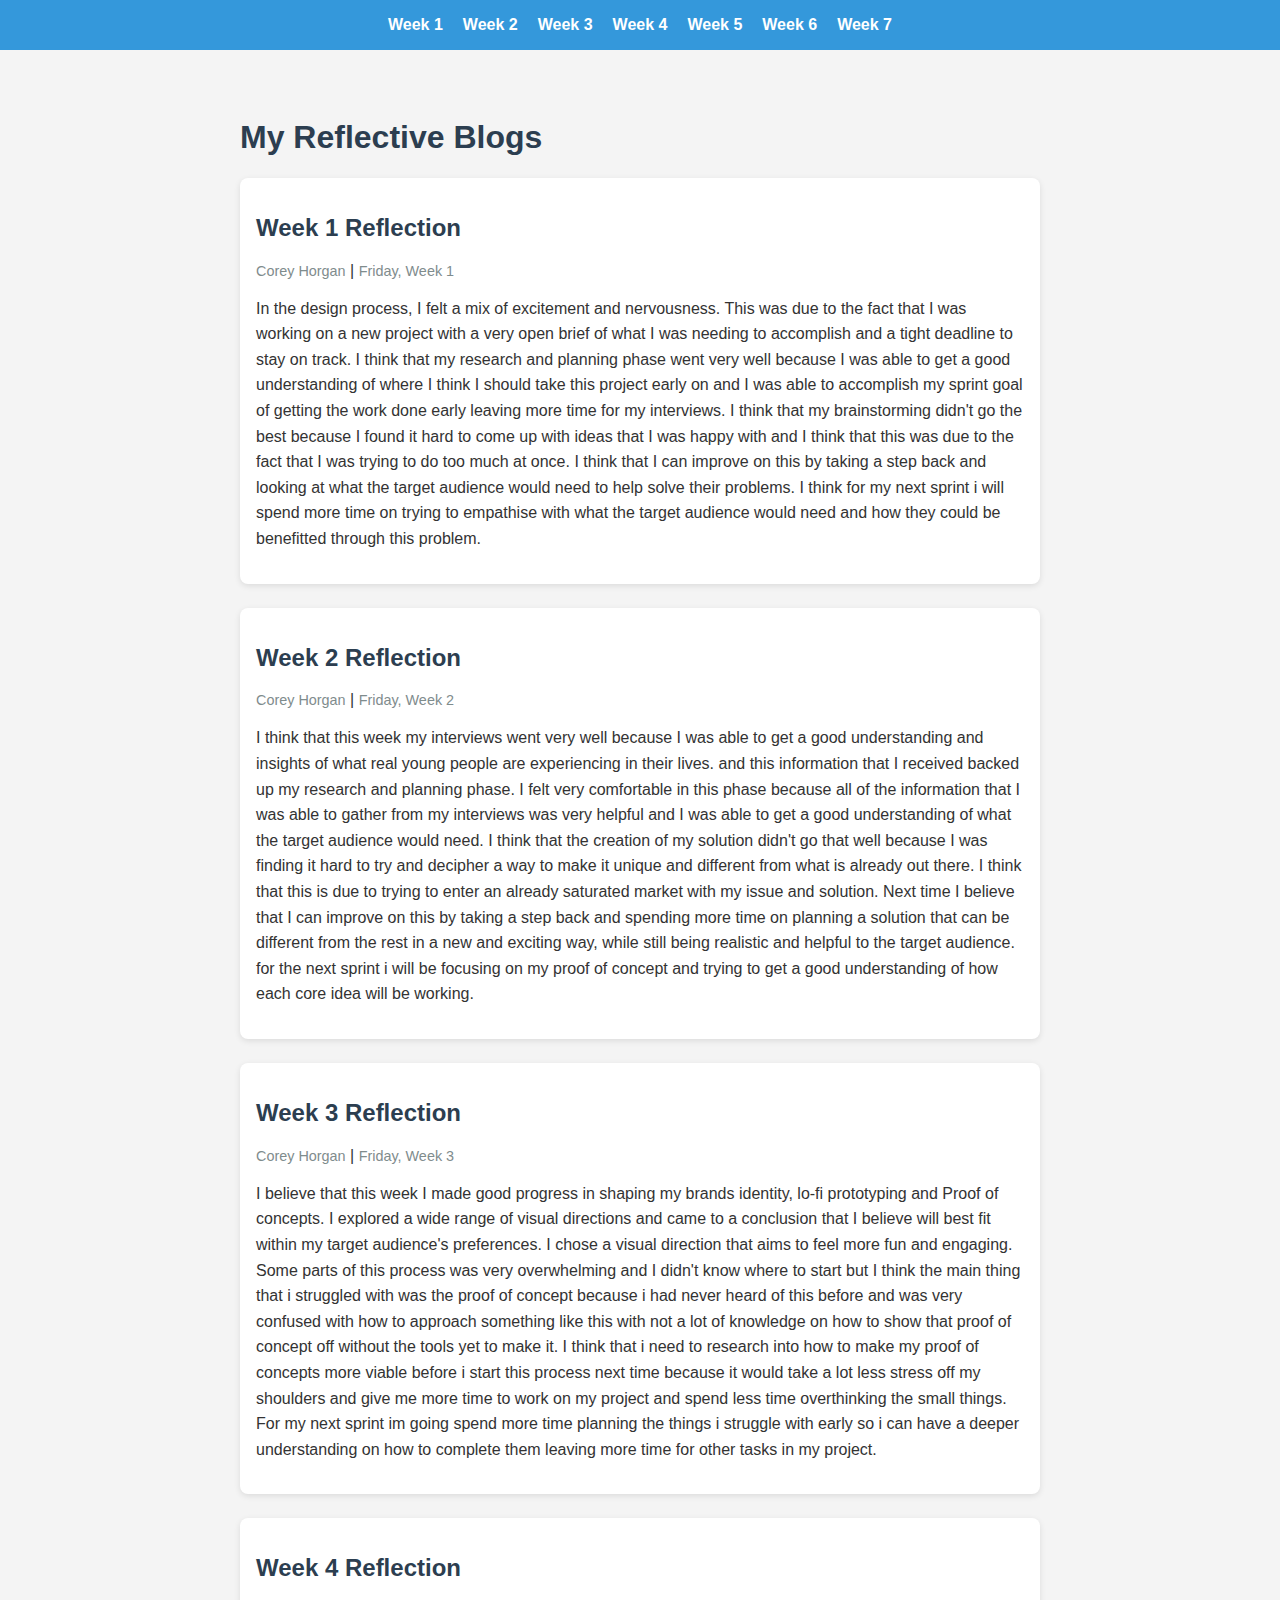
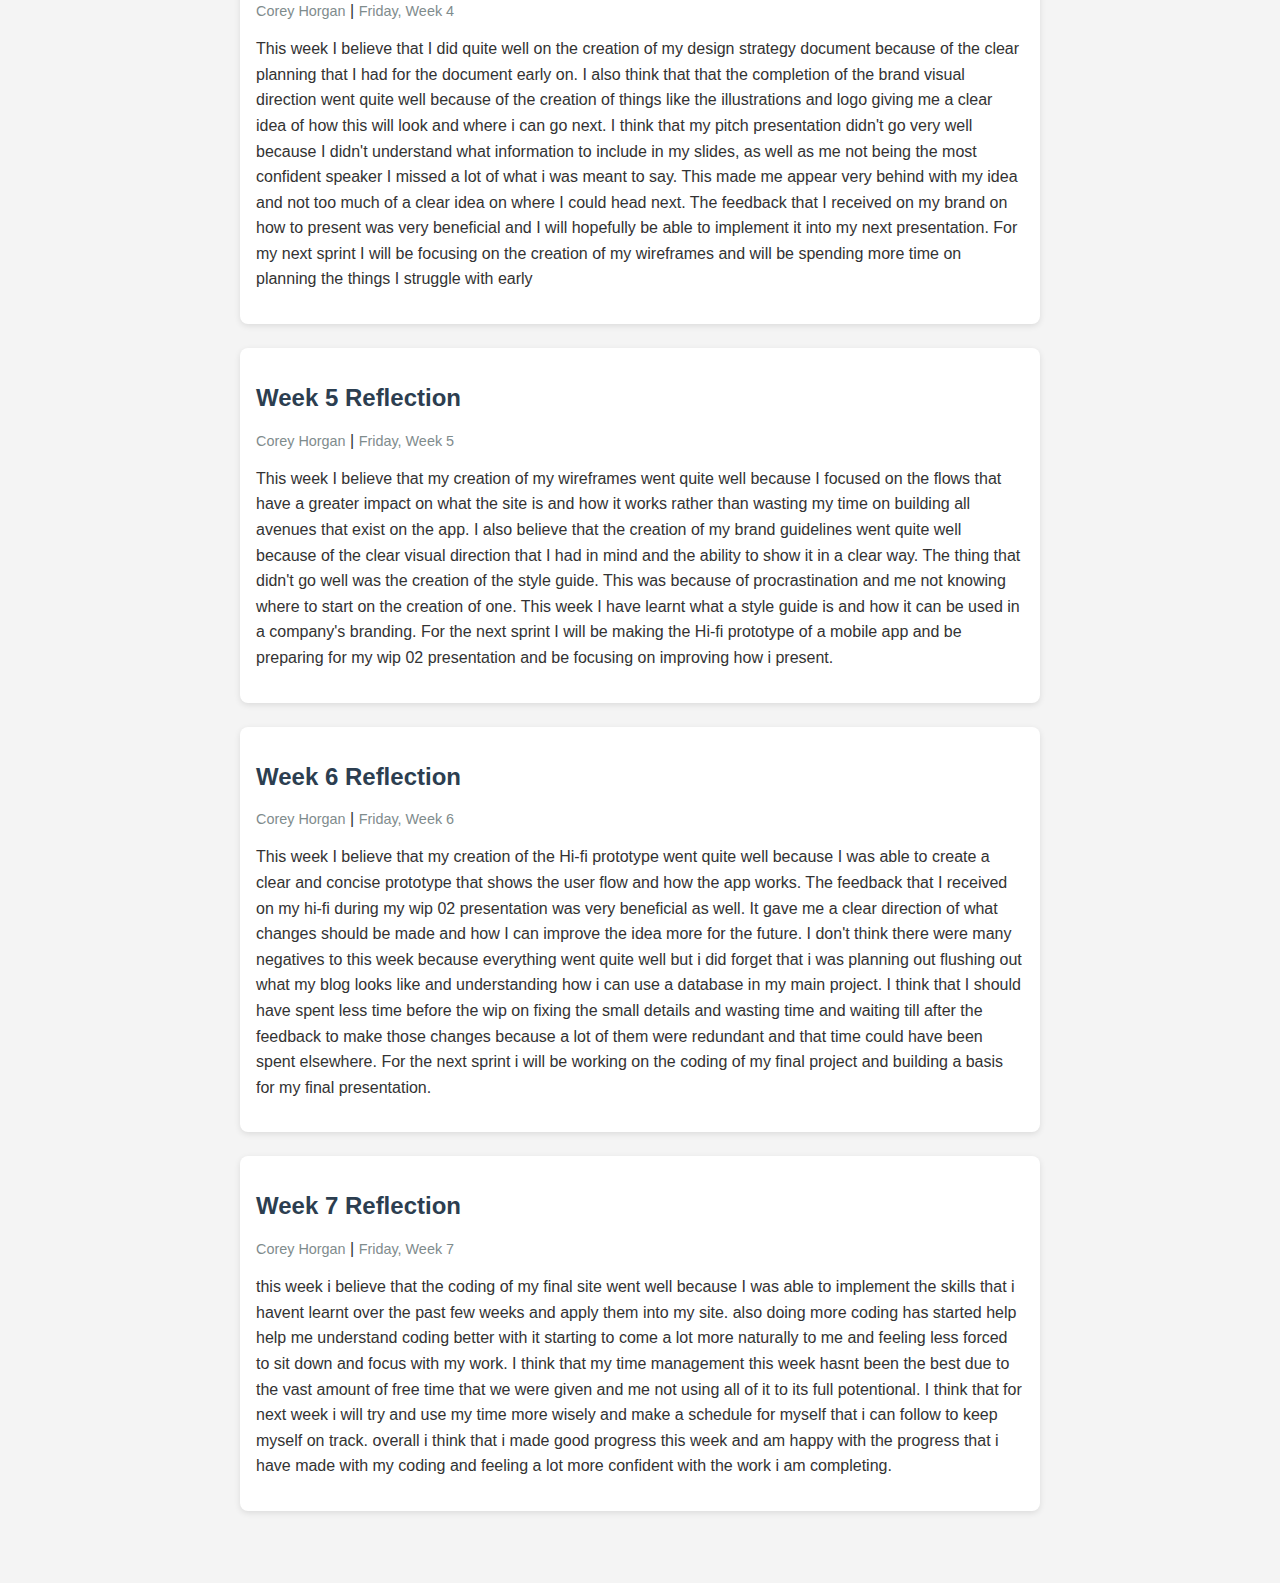
<file: index.html>
<!DOCTYPE html>
<html lang="en">
<head>
    <meta charset="UTF-8">
    <meta name="viewport" content="width=device-width, initial-scale=1.0">
    <title>My Reflective Blog</title>
    <link rel="stylesheet" href="css/style.css">

</head>
<body>
    <nav>
        <ul>
            <li><a href="week1.html">Week 1</a></li>
            <li><a href="week2.html">Week 2</a></li>
            <li><a href="week3.html">Week 3</a></li>
            <li><a href="week4.html">Week 4</a></li>
            <li><a href="week5.html">Week 5</a></li>
            <li><a href="week6.html">Week 6</a></li>
            <li><a href="week7.html">Week 7</a></li>
        </ul>
    </nav>
    <main>
        <h1>My Reflective Blogs</h1>
        <article class="posts" id="posts">
            <h2 class="title"></h2>
            <p><span class="author"></span> <span class="date"></span></p>
            <p class="content"></p>
        </article>
    </main>
    

    <script src="js/script.js" defer></script>
</body>
</html>
</file>
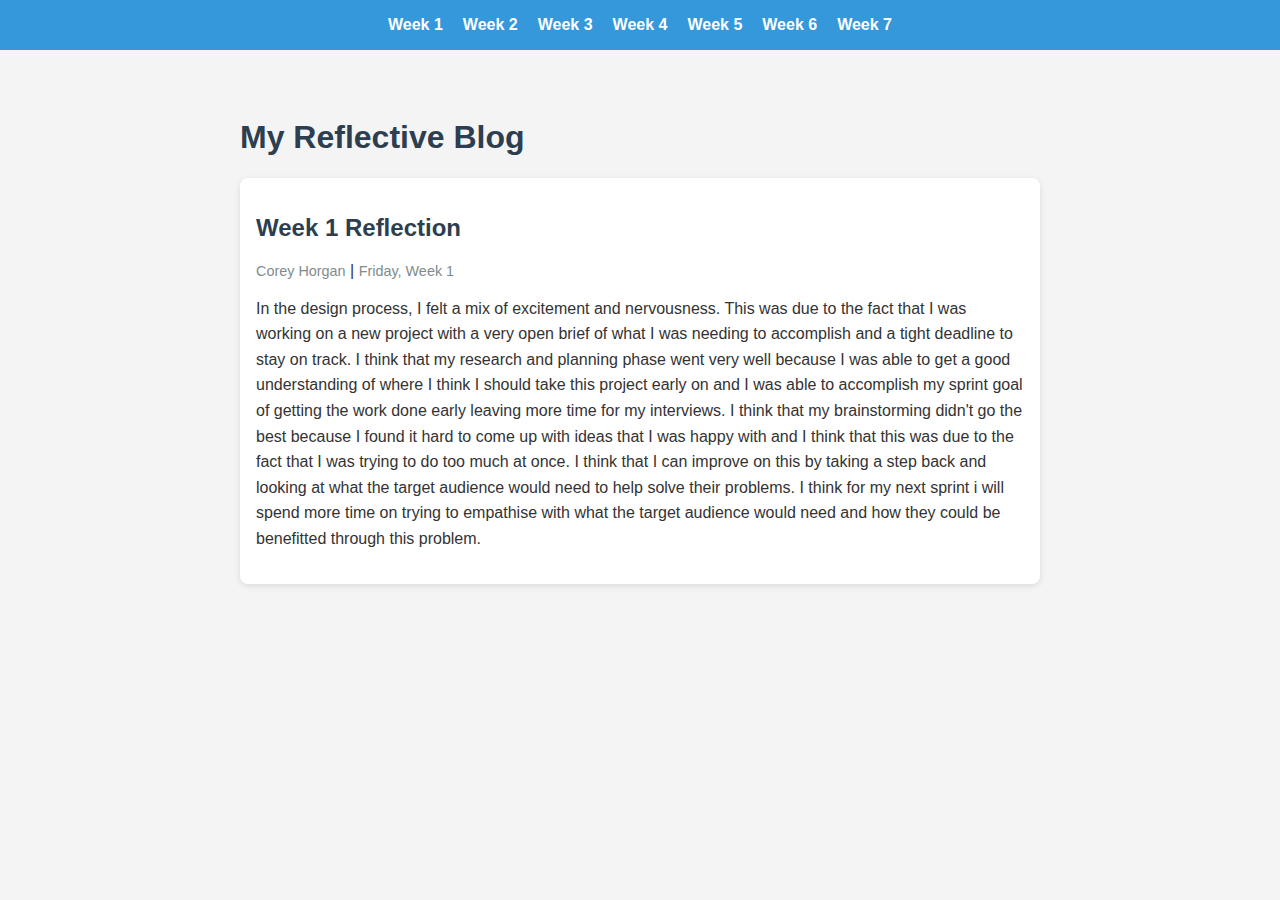
<file: week1.html>
<!DOCTYPE html>
<html lang="en">
<head>
    <meta charset="UTF-8">
    <meta name="viewport" content="width=device-width, initial-scale=1.0">
    <title>My Reflective Blog</title>
    <link rel="stylesheet" href="css/style.css">

</head>
<body>
    <nav>
        <ul>
            <li><a href="week1.html">Week 1</a></li>
            <li><a href="week2.html">Week 2</a></li>
            <li><a href="week3.html">Week 3</a></li>
            <li><a href="week4.html">Week 4</a></li>
            <li><a href="week5.html">Week 5</a></li>
            <li><a href="week6.html">Week 6</a></li>
            <li><a href="week7.html">Week 7</a></li>
        </ul>
    </nav>
    <main>
        <h1>My Reflective Blog</h1>
        <article class="posts" id="posts">
            <h2 class="title"></h2>
            <p><span class="author"></span> <span class="date"></span></p>
            <p class="content"></p>

        </article>

    </main>
    

    <script src="js/script.js" defer></script>
</body>
</html>
</file>
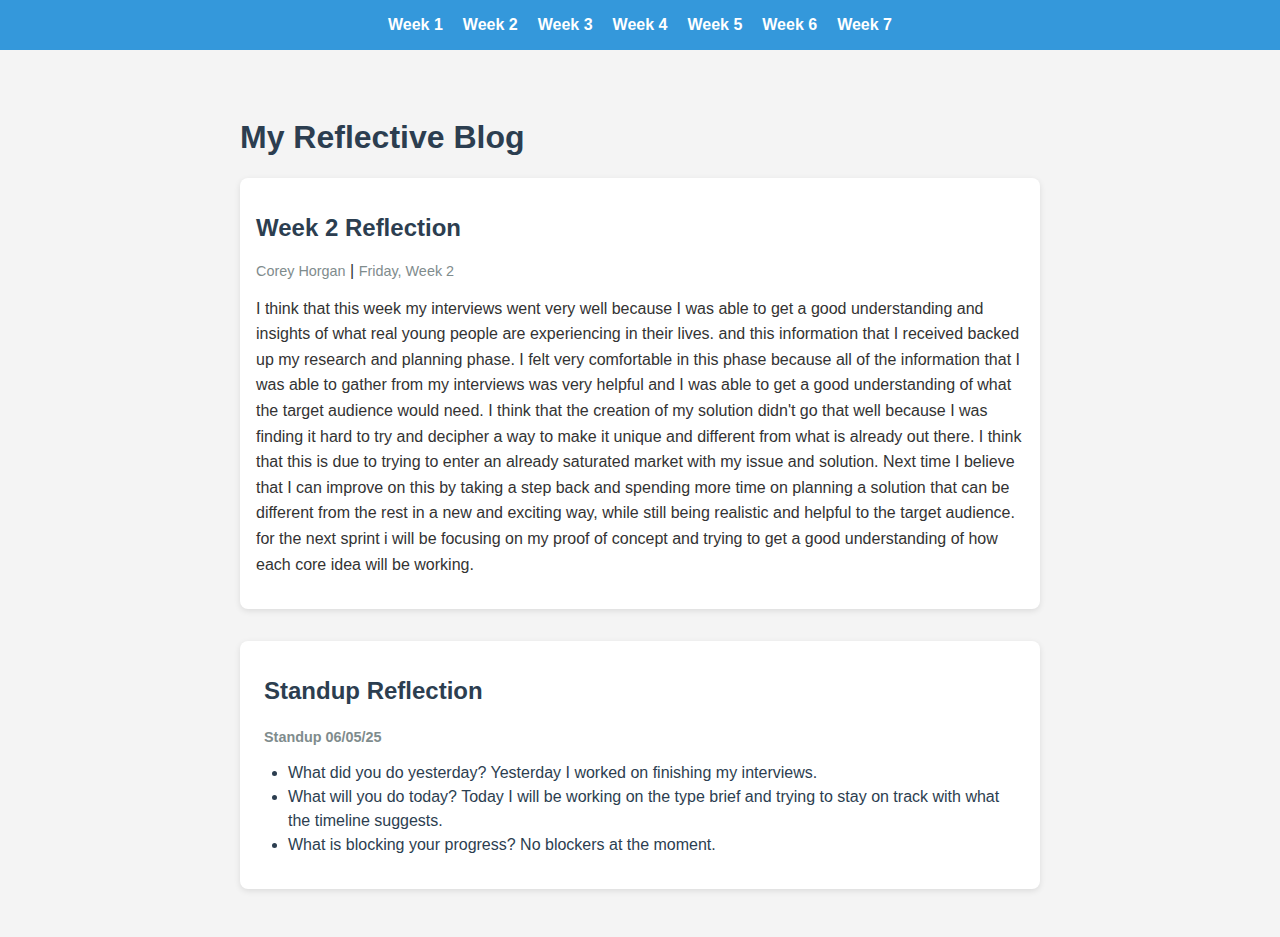
<file: week2.html>
<!DOCTYPE html>
<html lang="en">
<head>
    <meta charset="UTF-8">
    <meta name="viewport" content="width=device-width, initial-scale=1.0">
    <title>My Reflective Blog</title>
    <link rel="stylesheet" href="css/style.css">

</head>
<body>
    <nav>
        <ul>
            <li><a href="week1.html">Week 1</a></li>
            <li><a href="week2.html">Week 2</a></li>
            <li><a href="week3.html">Week 3</a></li>
            <li><a href="week4.html">Week 4</a></li>
            <li><a href="week5.html">Week 5</a></li>
            <li><a href="week6.html">Week 6</a></li>
            <li><a href="week7.html">Week 7</a></li>
        </ul>
    </nav>
    <main>
    <h1>My Reflective Blog</h1>
    <article class="posts" id="posts">
      <h2 class="title"></h2>
      <p><span class="author"></span><span class="date"></span></p>
      <p class="content"></p>
    </article>

    <section>
      <h2>Standup Reflection</h2>
      <h5>Standup 06/05/25</h5>
      <ul>
        <li>What did you do yesterday? Yesterday I worked on finishing my interviews.</li>
        <li>What will you do today? Today I will be working on the type brief and trying to stay on track with what the timeline suggests.</li>
        <li>What is blocking your progress? No blockers at the moment.</li>
      </ul>
    </section>
  </main>

  <script src="js/script.js" defer></script>
</body>
</html>
</file>
<file: css/style.css>
/* Page Style */
body {
  font-family: 'Arial', sans-serif;
  background-color: #f4f4f4;
  margin: 0;
  padding: 0;
  color: #333;
}

h1, h2 {
  color: #2c3e50;
}

main {
  max-width: 800px;
  margin: 2rem auto;
  padding: 1rem;
}

/* Nav */
nav {
  background-color: #3498db;
  padding: 1rem;
}

nav ul {
  list-style: none;
  display: flex;
  justify-content: center;
  flex-wrap: wrap;
  padding: 0;
  margin: 0;
}

nav li {
  margin: 0 10px;
}

nav a {
  color: white;
  text-decoration: none;
  font-weight: bold;
}

nav a:hover {
  text-decoration: underline;
  color: #13527c;
}

/* Posts */
.posts .post {
  background-color: white;
  padding: 1rem;
  margin-bottom: 1.5rem;
  border-radius: 8px;
  box-shadow: 0 2px 6px rgba(0,0,0,0.1);
}



.author, .date {
  color: #7f8c8d;
  font-size: 0.9rem;
}

.content {
  margin-top: 1rem;
  line-height: 1.6;
}

/* Standup Meeting Section */
main section {
  background-color: #fff;
  padding: 1rem 1.5rem;
  margin-top: 2rem;
  border-radius: 8px;
  box-shadow: 0 2px 6px rgba(0,0,0,0.1);
}



main section h5 {
  margin-bottom: 1rem;
  color: #7f8c8d;
  font-size: 0.9rem;
}

main section ul {
  list-style-type: disc;
  padding-left: 1.5rem;
  color: #2c3e50;
  line-height: 1.5;
}
</file>
